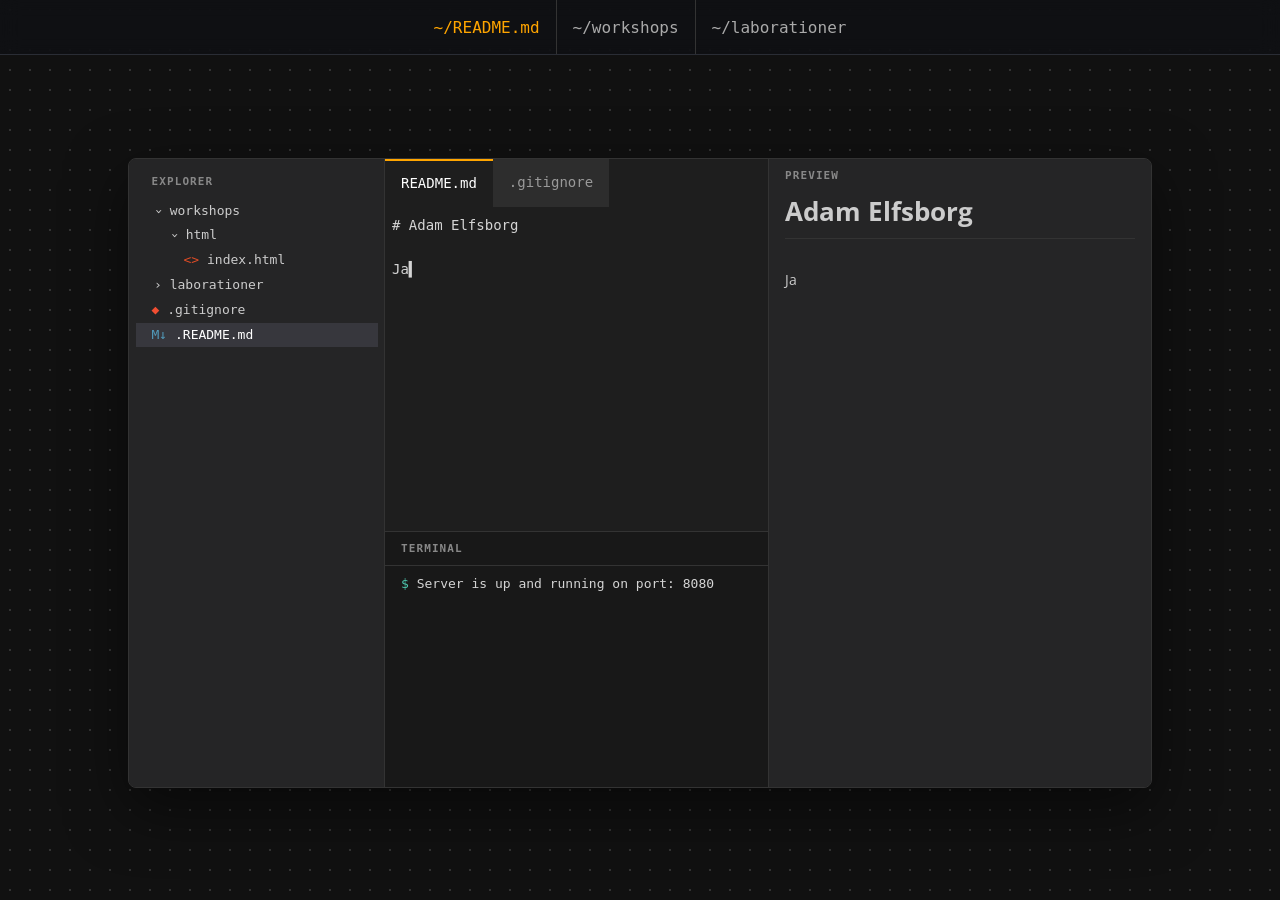
<file: index.html>
<!doctype html>
<html lang="sv">
  <head>
    <meta charset="UTF-8" />
    <meta name="viewport" content="width=device-width, initial-scale=1" />
    <title>Adam Elfsborg</title>
    <link rel="stylesheet" href="./styles.css" />
  </head>
  <body>
    <header>
      <nav>
        <ul>
          <li>
            <a href="/" class="active">~/README.md</a>
          </li>
          <li><a href="/workshops/">~/workshops</a></li>
          <li><a href="modulweb/">~/laborationer</a></li>
        </ul>
      </nav>
    </header>
    <main>
      <section class="hero-section">
        <article class="text-editor" data-text-editor>
          <aside class="text-editor-sidebar" data-text-editor-sidebar>
            <h2>Explorer</h2>
            <details open>
              <summary>workshops</summary>
              <details open>
                <summary>html</summary>
                <a class="file" data-ext="html">index.html</a>
              </details>
            </details>
            <details>
              <summary>laborationer</summary>
              <details data-preview-path="./modulweb/lab1/">
                <summary>lab1</summary>
                <details>
                  <summary>css</summary>
                  <a
                    class="file"
                    data-ext="css"
                    data-preview-type="remote"
                    data-file-path="./modulweb/lab1/css/main.css"
                    >main.css</a
                  >
                  <a
                    class="file"
                    data-ext="css"
                    data-preview-type="remote"
                    data-file-path="./modulweb/lab1/css/variables.css"
                    >variables.css</a
                  >
                </details>
                <details>
                  <summary>js</summary>
                  <a
                    class="file"
                    data-ext="js"
                    data-preview-type="remote"
                    data-file-path="./modulweb/lab1/js/app.js"
                    >app.js</a
                  >
                </details>
                <a
                  class="file"
                  data-ext="html"
                  data-preview-type="remote"
                  data-file-path="./modulweb/lab1/index.html"
                  >index.html</a
                >
              </details>
              <details data-preview-path="./modulweb/lab2/">
                <summary>lab2</summary>
                <details>
                  <summary>css</summary>
                  <a
                    class="file"
                    data-ext="css"
                    data-preview-type="remote"
                    data-file-path="./modulweb/lab2/css/main.css"
                    >main.css</a
                  >
                  <a
                    class="file"
                    data-ext="css"
                    data-preview-type="remote"
                    data-file-path="./modulweb/lab2/css/variables.css"
                    >variables.css</a
                  >
                </details>
                <details>
                  <summary>js</summary>
                  <a
                    class="file"
                    data-ext="js"
                    data-preview-type="remote"
                    data-file-path="./modulweb/lab2/js/app.js"
                    >app.js</a
                  >
                </details>
                <a
                  class="file"
                  data-ext="html"
                  data-preview-type="remote"
                  data-file-path="./modulweb/lab2/index.html"
                  >index.html</a
                >
              </details>
            </details>
            <a
              class="file"
              data-ext="git"
              data-preview-type="file"
              data-file-path=".gitignore"
              >.gitignore</a
            >
            <a
              class="file active"
              data-ext="md"
              data-file-path="./README.md"
              data-preview-type="readme"
              >.README.md</a
            >
          </aside>
          <header class="text-editor-toolbar" data-text-editor-toolbar>
            <nav>
              <ul>
                <li class="active">README.md</li>
                <li>.gitignore</li>
              </ul>
            </nav>
          </header>
          <pre class="text-editor-workspace" data-text-editor-workspace></pre>
          <div
            class="text-editor-preview-wrapper"
            data-text-editor-preview-wrapper
          >
            <div class="text-editor-preview-banner">
              <h2>Preview</h2>
            </div>
            <div class="text-editor-preview" data-text-editor-preview></div>
          </div>
          <footer class="text-editor-drawer">
            <h2>Terminal</h2>
            <ul>
              <li>Server is up and running on port: 8080</li>
            </ul>
          </footer>
        </article>
      </section>
    </main>
    <script src="./script.js"></script>
  </body>
</html>
</file>
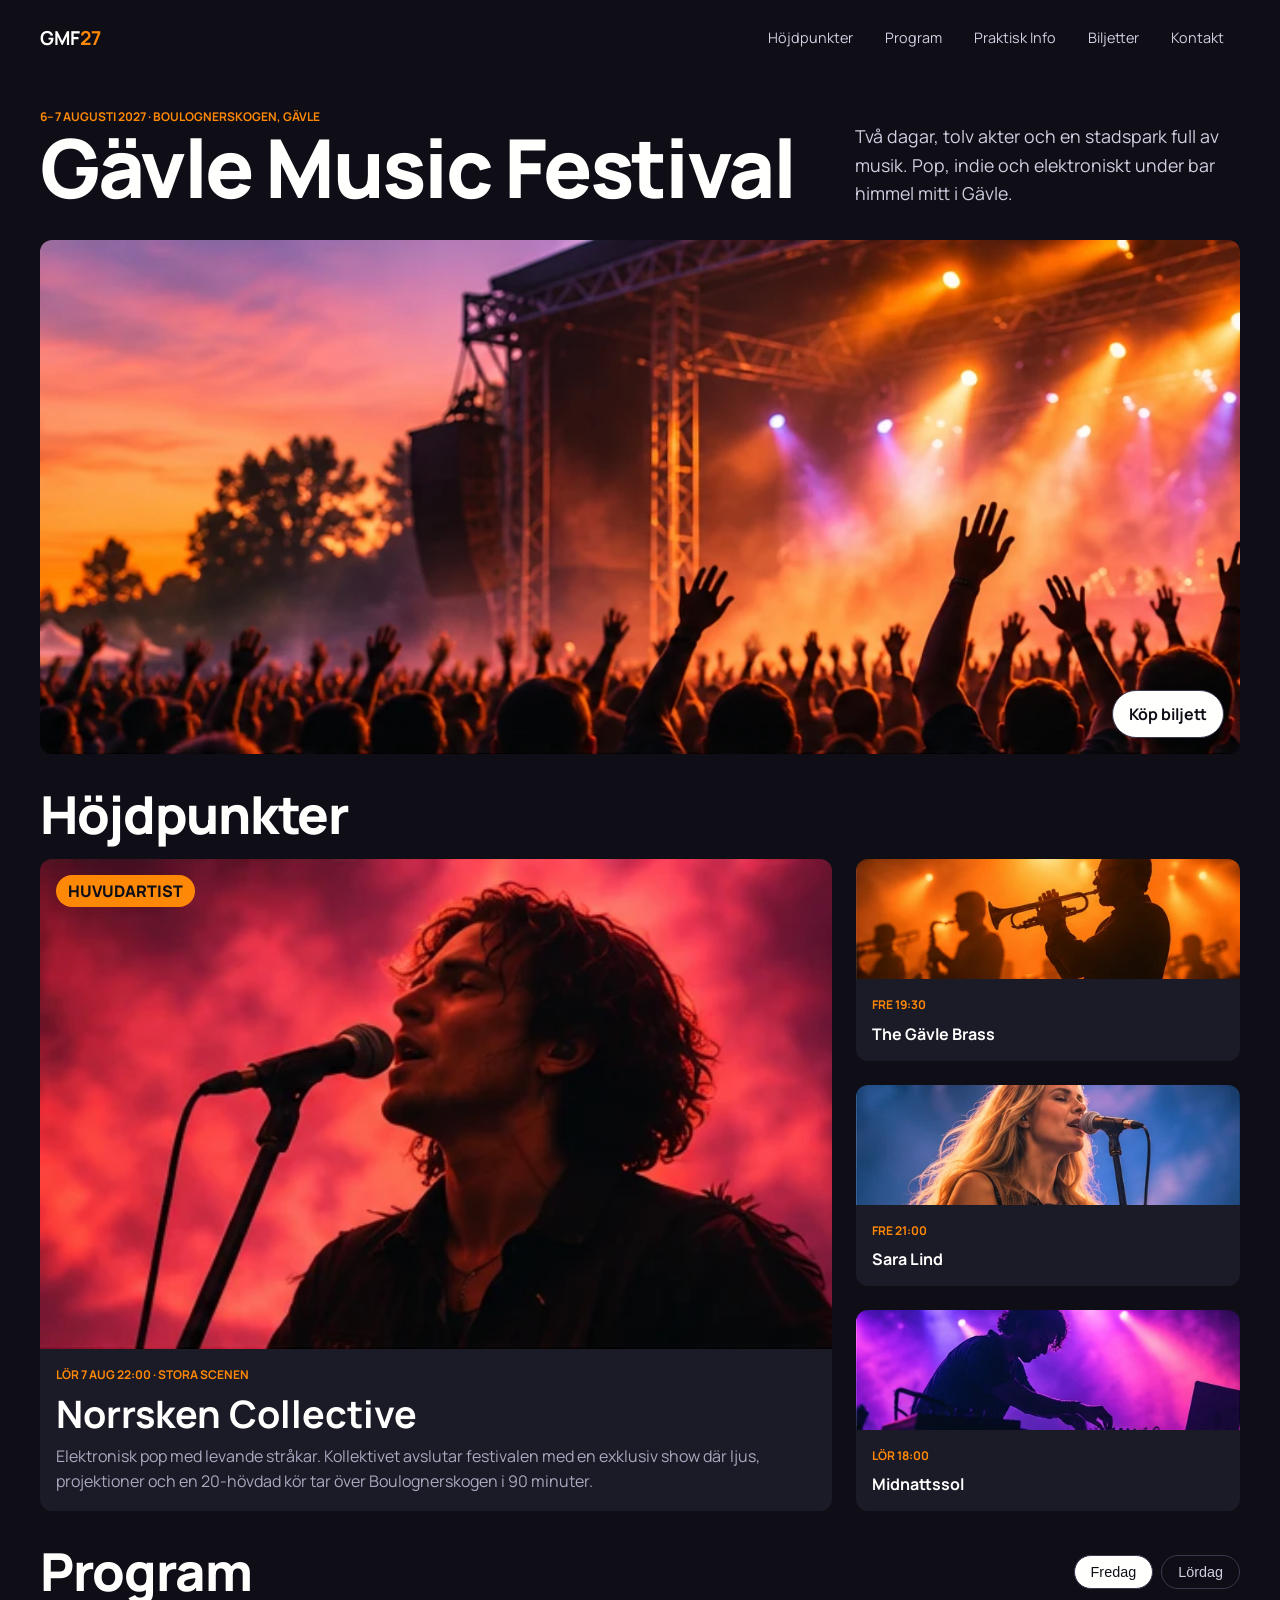
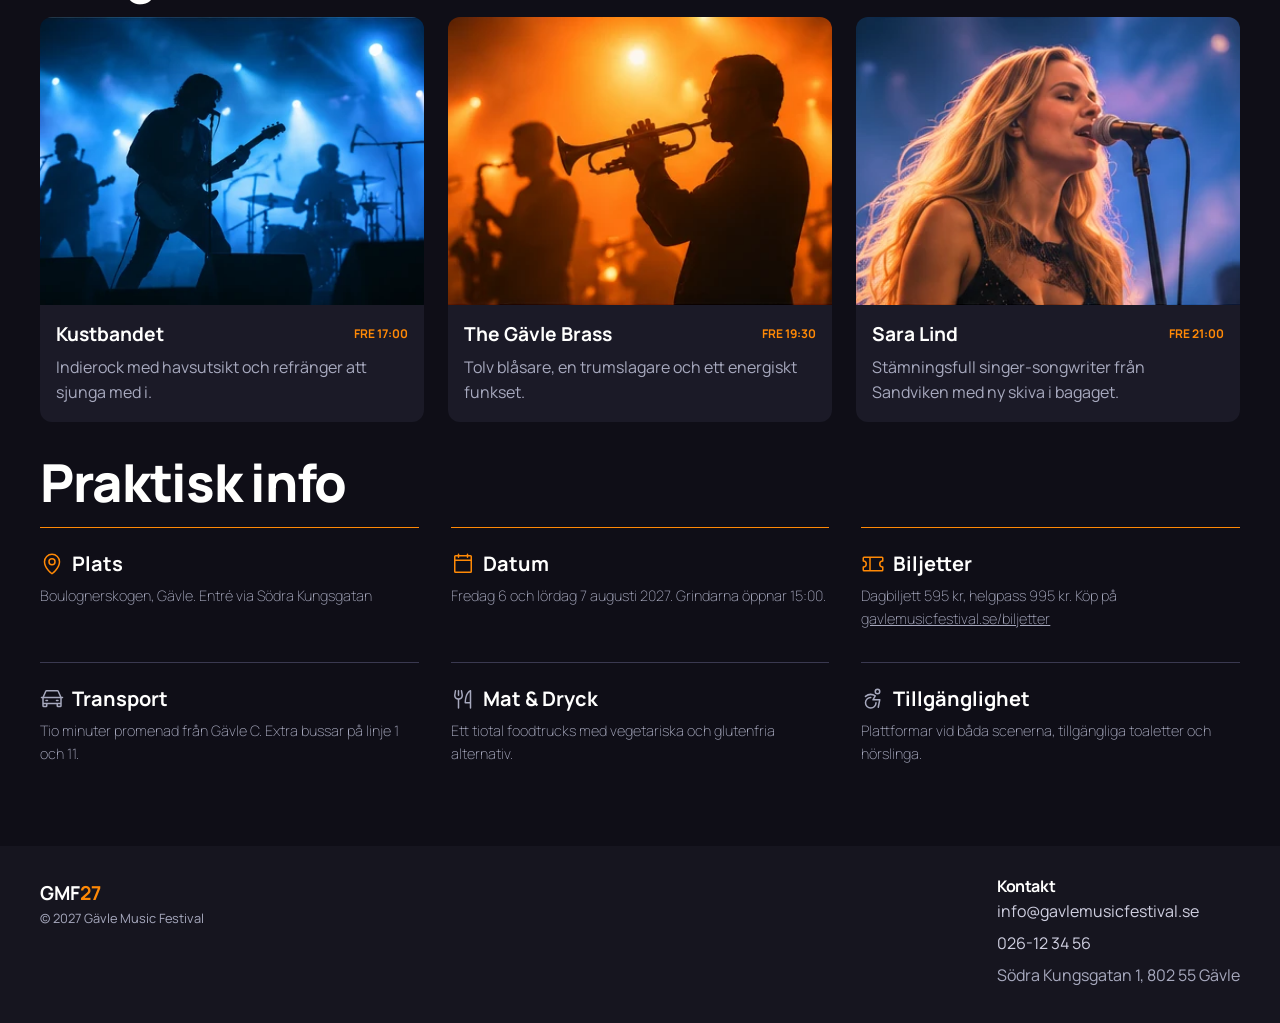
<file: modulweb/lab3/index.html>
<!doctype html>
<html lang="sv">
  <head>
    <meta charset="UTF-8" />
    <meta name="viewport" content="width=device-width, initial-scale=1.0" />
    <title>Gävle Music Festival 2027</title>

    <link rel="stylesheet" href="css/main.css" />
    <script src="js/app.js" defer></script>
  </head>
  <body>
    <header>
      <a class="logo" href="#">GMF<span>27</span></a>
      <button
        class="menu-toggle"
        aria-expanded="true"
        aria-controls="menu"
        aria-label="Meny"
        data-menu-toggle
      >
        <svg
          xmlns="http://www.w3.org/2000/svg"
          fill="currentColor"
          viewBox="0 0 256 256"
          class="icon-open"
          aria-hidden="true"
        >
          <path
            d="M224,128a8,8,0,0,1-8,8H40a8,8,0,0,1,0-16H216A8,8,0,0,1,224,128ZM40,72H216a8,8,0,0,0,0-16H40a8,8,0,0,0,0,16ZM216,184H40a8,8,0,0,0,0,16H216a8,8,0,0,0,0-16Z"
          ></path>
        </svg>
        <svg
          xmlns="http://www.w3.org/2000/svg"
          fill="currentColor"
          viewBox="0 0 256 256"
          class="icon-close"
          aria-hidden="true"
        >
          <path
            d="M205.66,194.34a8,8,0,0,1-11.32,11.32L128,139.31,61.66,205.66a8,8,0,0,1-11.32-11.32L116.69,128,50.34,61.66A8,8,0,0,1,61.66,50.34L128,116.69l66.34-66.35a8,8,0,0,1,11.32,11.32L139.31,128Z"
          ></path>
        </svg>
      </button>
      <nav id="menu" data-menu>
        <ul>
          <li><a href="#hojdpunkter">Höjdpunkter</a></li>
          <li><a href="#program">Program</a></li>
          <li><a href="#info">Praktisk Info</a></li>
          <li>
            <a href="https://www.gavlemusicfestival.se/biljetter">Biljetter</a>
          </li>
          <li><a href="#contact">Kontakt</a></li>
        </ul>
      </nav>
    </header>
    <main>
      <section class="hero-section">
        <div class="hero-intro">
          <div>
            <p class="eyebrow">
              <span class="mobile">
                <time datetime="2027-08-06">6</time>–
                <time datetime="2027-08-07">7 aug 2027</time>
                · Gävle
              </span>
              <span class="desktop">
                <time datetime="2027-08-06">6</time>–
                <time datetime="2027-08-07">7 augusti 2027</time>
                · Boulognerskogen, Gävle
              </span>
            </p>
            <h1 class="title">Gävle Music Festival</h1>
          </div>
          <p class="information">
            Två dagar, tolv akter och en stadspark full av musik. Pop, indie och
            elektroniskt under bar himmel mitt i Gävle.
          </p>
        </div>
        <figure>
          <img
            src="images/hero.webp"
            alt="Publikhav med uppsträckta händer framför en festivalsscen upplyst av orange strålkastare i solnedgången."
          />
          <a class="button" href="https://gavlemusicfestival.se/biljetter"
            >Köp biljett</a
          >
        </figure>
      </section>
      <section class="highlights" id="hojdpunkter">
        <h2>Höjdpunkter</h2>
        <div class="highlights-grid">
          <article class="focus">
            <img
              src="images/norrsken-collective.webp"
              alt="Sångare i Norrsken Collective uppträder vid en mikrofon omgiven av rött scenljus och rök."
            />
            <div>
              <h3>Norrsken Collective</h3>
              <p class="eyebrow">
                <time datetime="2027-08-07T22:00">Lör 7 Aug 22:00</time>
                · Stora Scenen
              </p>
              <p>
                Elektronisk pop med levande stråkar. Kollektivet avslutar
                festivalen med en exklusiv show där ljus, projektioner och en
                20-hövdad kör tar över Boulognerskogen i 90 minuter.
              </p>
            </div>
          </article>
          <article>
            <img
              src="images/the-gavle-brass.webp"
              alt="Blåsorkester uppträder med trumpeter och tromboner i varmt orange scenljus."
            />
            <div>
              <h3>The Gävle Brass</h3>
              <p class="eyebrow">
                <time datetime="2027-08-06T19:30">Fre 19:30</time>
              </p>
            </div>
          </article>
          <article>
            <img
              src="images/sara-lind.webp"
              alt="Sara Lind sjunger i en mikrofon på scen med blå scenbelysning i bakgrunden."
            />
            <div>
              <h3>Sara Lind</h3>
              <p class="eyebrow">
                <time datetime="2027-08-06T21:00">Fre 21:00</time>
              </p>
            </div>
          </article>
          <article>
            <img
              src="images/midnattssol.webp"
              alt="Elektronisk musiker i Midnattssol spelar synthesizer under lila scenbelysning."
            />
            <div>
              <h3>Midnattssol</h3>
              <p class="eyebrow">
                <time datetime="2027-08-07T18:00">Lör 18:00</time>
              </p>
            </div>
          </article>
        </div>
      </section>
      <section class="program" id="program">
        <h2>Program</h2>
        <div class="filter">
          <button aria-pressed="true" data-filter-date="2027-08-06">
            Fredag
          </button>
          <button aria-pressed="false" data-filter-date="2027-08-07">
            Lördag
          </button>
        </div>
        <div class="program-grid">
          <article>
            <img
              src="images/kustbandet.webp"
              alt="Gitarrist i Kustbandet uppträder tillsammans med sitt band under blå strålkastare."
            />
            <div>
              <h3>Kustbandet</h3>
              <p class="eyebrow">
                <time datetime="2027-08-06T17:00">Fre 17:00</time>
              </p>
              <p class="about">
                Indierock med havsutsikt och refränger att sjunga med i.
              </p>
            </div>
          </article>
          <article>
            <img
              src="images/the-gavle-brass.webp"
              alt="Blåsorkester uppträder med trumpeter och tromboner i varmt orange scenljus."
            />
            <div>
              <h3>The Gävle Brass</h3>
              <p class="eyebrow">
                <time datetime="2027-08-06T19:30">Fre 19:30</time>
              </p>
              <p class="about">
                Tolv blåsare, en trumslagare och ett energiskt funkset.
              </p>
            </div>
          </article>
          <article>
            <img
              src="images/sara-lind.webp"
              alt="Sara Lind sjunger i en mikrofon på scen med blå scenbelysning i bakgrunden."
            />
            <div>
              <h3>Sara Lind</h3>
              <p class="eyebrow">
                <time datetime="2027-08-06T21:00">fre 21:00</time>
              </p>
              <p class="about">
                Stämningsfull singer-songwriter från Sandviken med ny skiva i
                bagaget.
              </p>
            </div>
          </article>
          <article>
            <img
              src="images/alvdal.webp"
              alt="Musiker i Älvdal spelar gitarr och sjunger på en scen upplyst av varmt orange ljus."
            />
            <div>
              <h3>Älvdal</h3>
              <p class="eyebrow">
                <time datetime="2027-08-07T16:00">Lör 16:00</time>
              </p>
              <p class="about">
                Folkmusik i ny tappning med nyckelharpa och elektronik.
              </p>
            </div>
          </article>
          <article>
            <img
              src="images/midnattssol.webp"
              alt="Elektronisk musiker i Midnattssol spelar synthesizer under lila scenbelysning."
            />
            <div>
              <h3>Midnattssol</h3>
              <p class="eyebrow">
                <time datetime="2027-08-07T18:00">Lör 18:00</time>
              </p>
              <p class="about">
                Synthpop-duo som blandar 80-tal med nordisk melankoli.
              </p>
            </div>
          </article>
          <article>
            <img
              src="images/norrsken-collective.webp"
              alt="Sångare i Norrsken Collective uppträder vid en mikrofon omgiven av rött scenljus och rök."
            />
            <div>
              <h3>Norrsken Collective</h3>
              <p class="eyebrow">
                <time datetime="2027-08-07T22:00">Lör 22:00</time>
              </p>
              <p class="about">
                Festivalens huvudakt. Elektronisk pop med stråkar och kör.
              </p>
            </div>
          </article>
        </div>
      </section>
      <section class="info" id="info">
        <h2>Praktisk info</h2>
        <div class="info-grid">
          <section>
            <h3>
              <svg
                xmlns="http://www.w3.org/2000/svg"
                fill="currentColor"
                viewBox="0 0 256 256"
                aria-hidden="true"
              >
                <path
                  d="M128,64a40,40,0,1,0,40,40A40,40,0,0,0,128,64Zm0,64a24,24,0,1,1,24-24A24,24,0,0,1,128,128Zm0-112a88.1,88.1,0,0,0-88,88c0,31.4,14.51,64.68,42,96.25a254.19,254.19,0,0,0,41.45,38.3,8,8,0,0,0,9.18,0A254.19,254.19,0,0,0,174,200.25c27.45-31.57,42-64.85,42-96.25A88.1,88.1,0,0,0,128,16Zm0,206c-16.53-13-72-60.75-72-118a72,72,0,0,1,144,0C200,161.23,144.53,209,128,222Z"
                ></path>
              </svg>
              Plats
            </h3>
            <p>Boulognerskogen, Gävle. Entré via Södra Kungsgatan</p>
          </section>
          <section>
            <h3>
              <svg
                xmlns="http://www.w3.org/2000/svg"
                fill="currentColor"
                viewBox="0 0 256 256"
                aria-hidden="true"
              >
                <path
                  d="M208,32H184V24a8,8,0,0,0-16,0v8H88V24a8,8,0,0,0-16,0v8H48A16,16,0,0,0,32,48V208a16,16,0,0,0,16,16H208a16,16,0,0,0,16-16V48A16,16,0,0,0,208,32ZM72,48v8a8,8,0,0,0,16,0V48h80v8a8,8,0,0,0,16,0V48h24V80H48V48ZM208,208H48V96H208V208Z"
                ></path>
              </svg>
              Datum
            </h3>
            <p>
              <time datetime="2027-08-06">Fredag 6</time> och
              <time datetime="2027-08-07">lördag 7 augusti 2027</time>.
              <span
                >Grindarna öppnar <time datetime="15:00">15:00</time>.
              </span>
            </p>
          </section>
          <section>
            <h3>
              <svg
                xmlns="http://www.w3.org/2000/svg"
                fill="currentColor"
                viewBox="0 0 256 256"
                aria-hidden="true"
              >
                <path
                  d="M232,104a8,8,0,0,0,8-8V64a16,16,0,0,0-16-16H32A16,16,0,0,0,16,64V96a8,8,0,0,0,8,8,24,24,0,0,1,0,48,8,8,0,0,0-8,8v32a16,16,0,0,0,16,16H224a16,16,0,0,0,16-16V160a8,8,0,0,0-8-8,24,24,0,0,1,0-48ZM32,167.2a40,40,0,0,0,0-78.4V64H88V192H32Zm192,0V192H104V64H224V88.8a40,40,0,0,0,0,78.4Z"
                ></path>
              </svg>
              Biljetter
            </h3>
            <p>
              Dagbiljett 595 kr, helgpass 995 kr. Köp på
              <a href="https://gavlemusicfestival.se/biljetter"
                >gavlemusicfestival.se/biljetter</a
              >
            </p>
          </section>
          <section>
            <h3>
              <svg
                xmlns="http://www.w3.org/2000/svg"
                fill="currentColor"
                viewBox="0 0 256 256"
                aria-hidden="true"
              >
                <path
                  d="M240,104H229.2L201.42,41.5A16,16,0,0,0,186.8,32H69.2a16,16,0,0,0-14.62,9.5L26.8,104H16a8,8,0,0,0,0,16h8v80a16,16,0,0,0,16,16H64a16,16,0,0,0,16-16V184h96v16a16,16,0,0,0,16,16h24a16,16,0,0,0,16-16V120h8a8,8,0,0,0,0-16ZM69.2,48H186.8l24.89,56H44.31ZM64,200H40V184H64Zm128,0V184h24v16Zm24-32H40V120H216ZM56,144a8,8,0,0,1,8-8H80a8,8,0,0,1,0,16H64A8,8,0,0,1,56,144Zm112,0a8,8,0,0,1,8-8h16a8,8,0,0,1,0,16H176A8,8,0,0,1,168,144Z"
                ></path>
              </svg>
              Transport
            </h3>
            <p>
              Tio minuter promenad från Gävle C. Extra bussar på linje 1 och 11.
            </p>
          </section>
          <section>
            <h3>
              <svg
                xmlns="http://www.w3.org/2000/svg"
                fill="currentColor"
                viewBox="0 0 256 256"
                aria-hidden="true"
              >
                <path
                  d="M72,88V40a8,8,0,0,1,16,0V88a8,8,0,0,1-16,0ZM216,40V224a8,8,0,0,1-16,0V176H152a8,8,0,0,1-8-8,268.75,268.75,0,0,1,7.22-56.88c9.78-40.49,28.32-67.63,53.63-78.47A8,8,0,0,1,216,40ZM200,53.9c-32.17,24.57-38.47,84.42-39.7,106.1H200ZM119.89,38.69a8,8,0,1,0-15.78,2.63L112,88.63a32,32,0,0,1-64,0l7.88-47.31a8,8,0,1,0-15.78-2.63l-8,48A8.17,8.17,0,0,0,32,88a48.07,48.07,0,0,0,40,47.32V224a8,8,0,0,0,16,0V135.32A48.07,48.07,0,0,0,128,88a8.17,8.17,0,0,0-.11-1.31Z"
                ></path>
              </svg>
              Mat & Dryck
            </h3>
            <p>
              Ett tiotal foodtrucks med vegetariska och glutenfria alternativ.
            </p>
          </section>
          <section>
            <h3>
              <svg
                xmlns="http://www.w3.org/2000/svg"
                fill="currentColor"
                viewBox="0 0 256 256"
                aria-hidden="true"
              >
                <path
                  d="M176,80a32,32,0,1,0-32-32A32,32,0,0,0,176,80Zm0-48a16,16,0,1,1-16,16A16,16,0,0,1,176,32Zm-8,136a64,64,0,1,1-64-64,8,8,0,0,1,0,16,48,48,0,1,0,48,48,8,8,0,0,1,16,0Zm38.19-37.07a8,8,0,0,1,1.65,6.64l-16,80A8,8,0,0,1,184,224a7.77,7.77,0,0,1-1.58-.16,8,8,0,0,1-6.27-9.41L190.24,144H128a8,8,0,0,1-6.94-12l20.06-34.9a80.09,80.09,0,0,0-88,9.17A8,8,0,1,1,42.91,94a96,96,0,0,1,113.46-6.42,8,8,0,0,1,2.57,10.69L141.82,128H200A8,8,0,0,1,206.19,130.93Z"
                ></path>
              </svg>
              Tillgänglighet
            </h3>
            <p>
              Plattformar vid båda scenerna, tillgängliga toaletter och
              hörslinga.
            </p>
          </section>
        </div>
      </section>
    </main>
    <footer id="contact">
      <div class="company">
        <p class="logo">GMF<span>27</span></p>
        <p class="copyright">&copy; 2027 Gävle Music Festival</p>
      </div>
      <div class="contact">
        <h2>Kontakt</h2>
        <address>
          <a href="mailto:info@gavlemusicfestival.se"
            >info@gavlemusicfestival.se</a
          ><br />
          <a href="tel:+4626123456">026-12 34 56</a><br />
          Södra Kungsgatan 1, 802 55 Gävle
        </address>
      </div>
    </footer>
  </body>
</html>
</file>
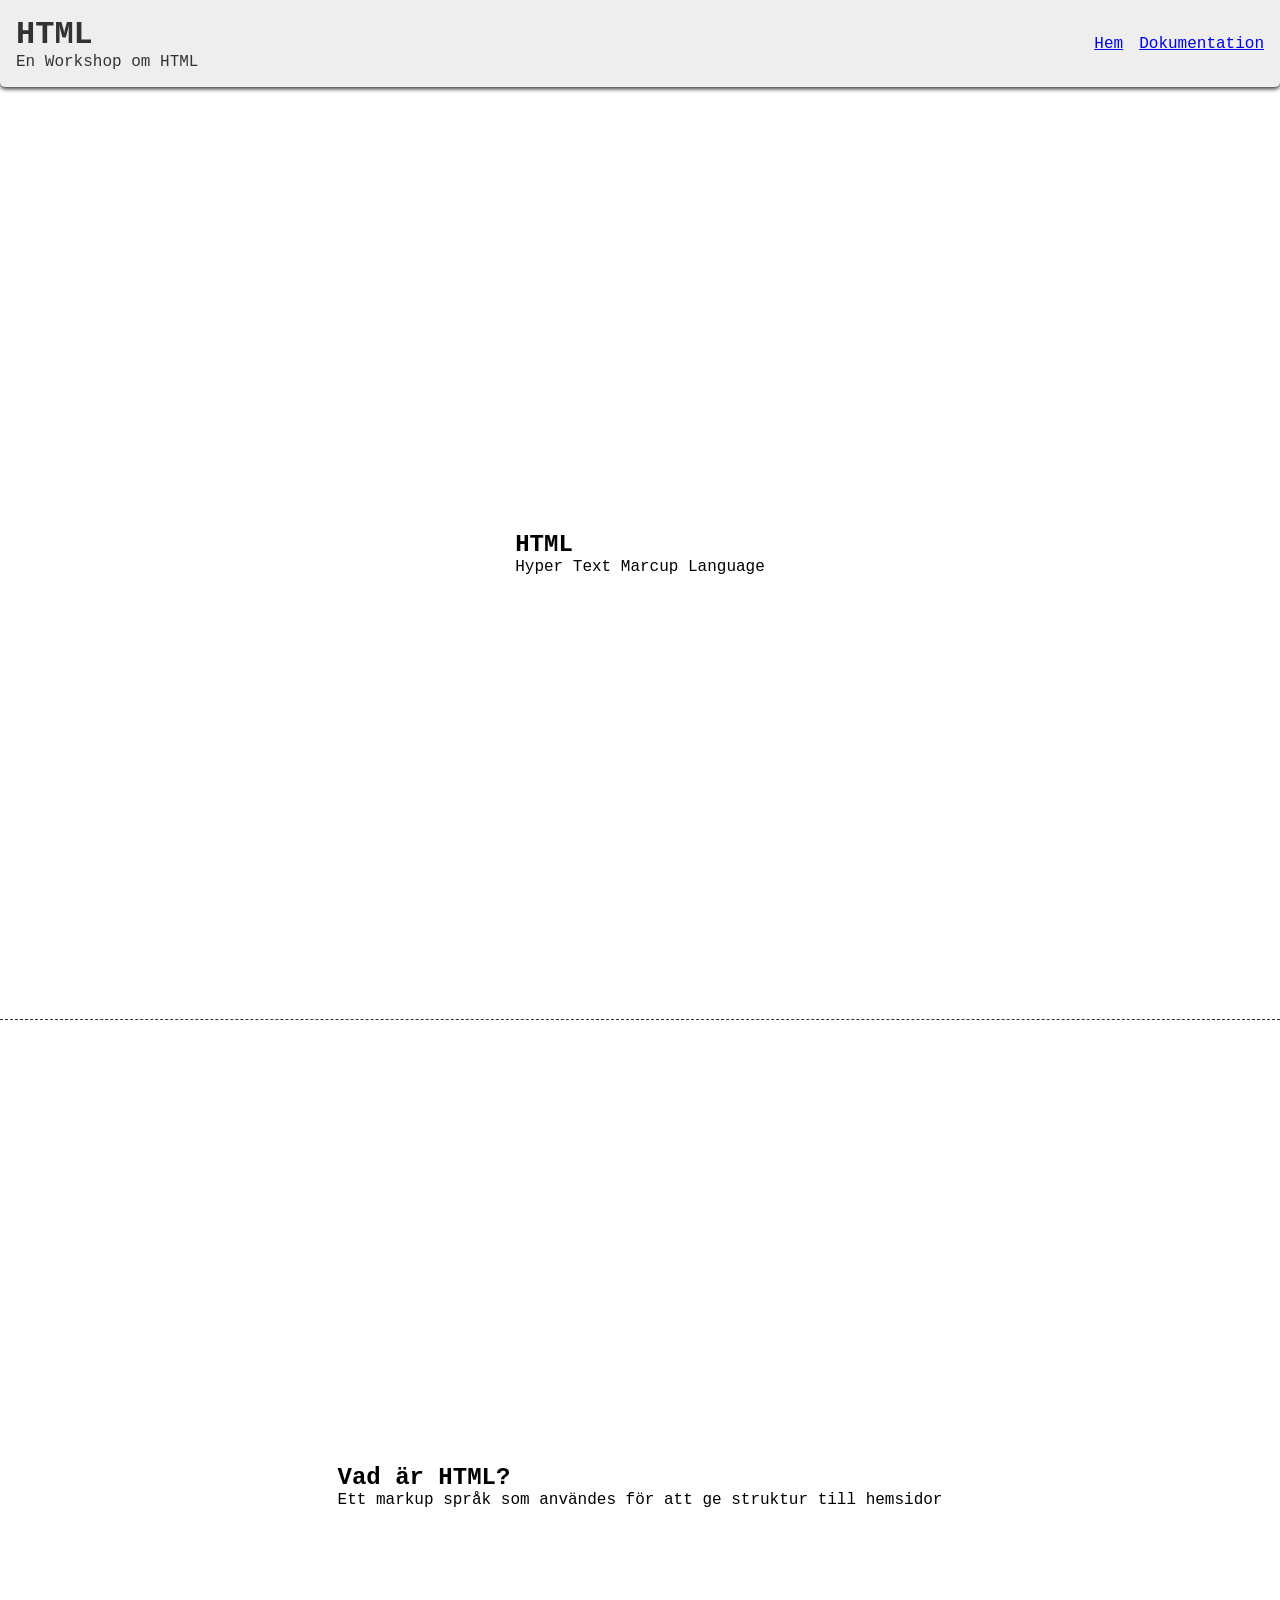
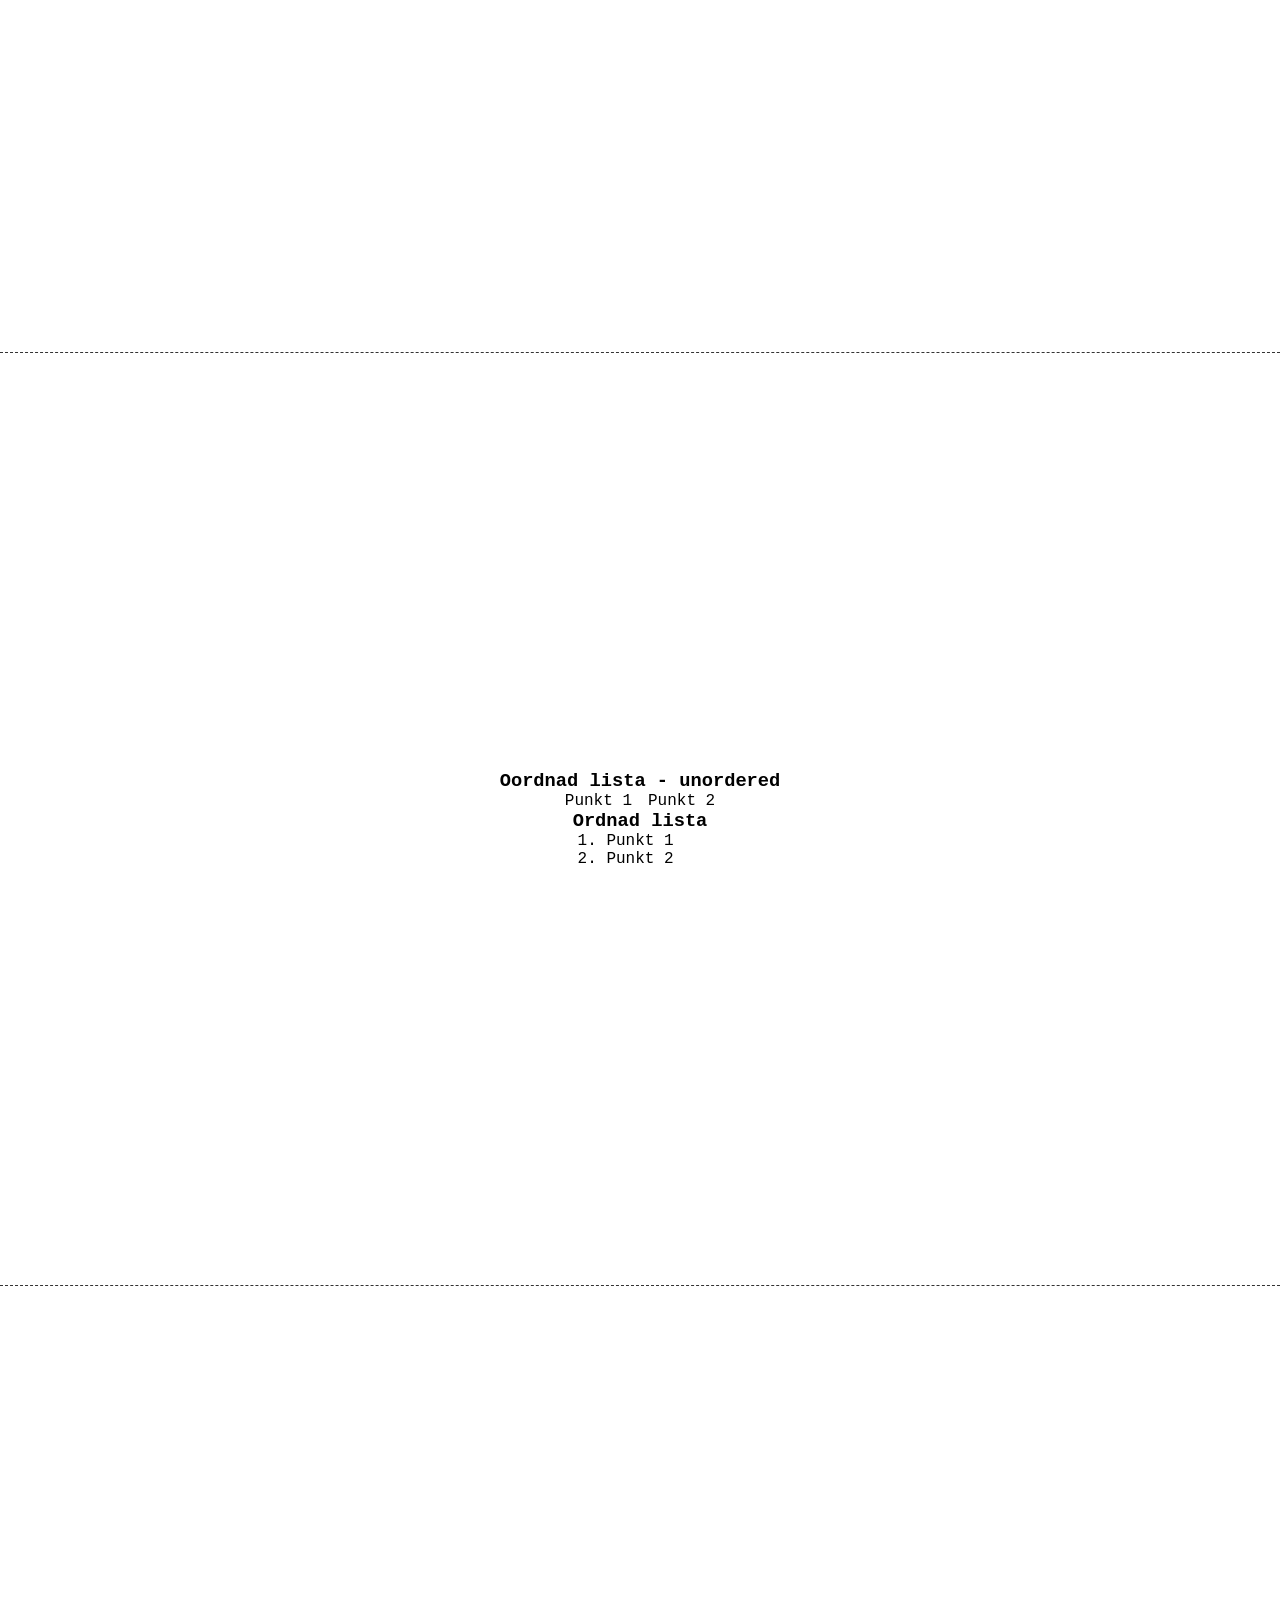
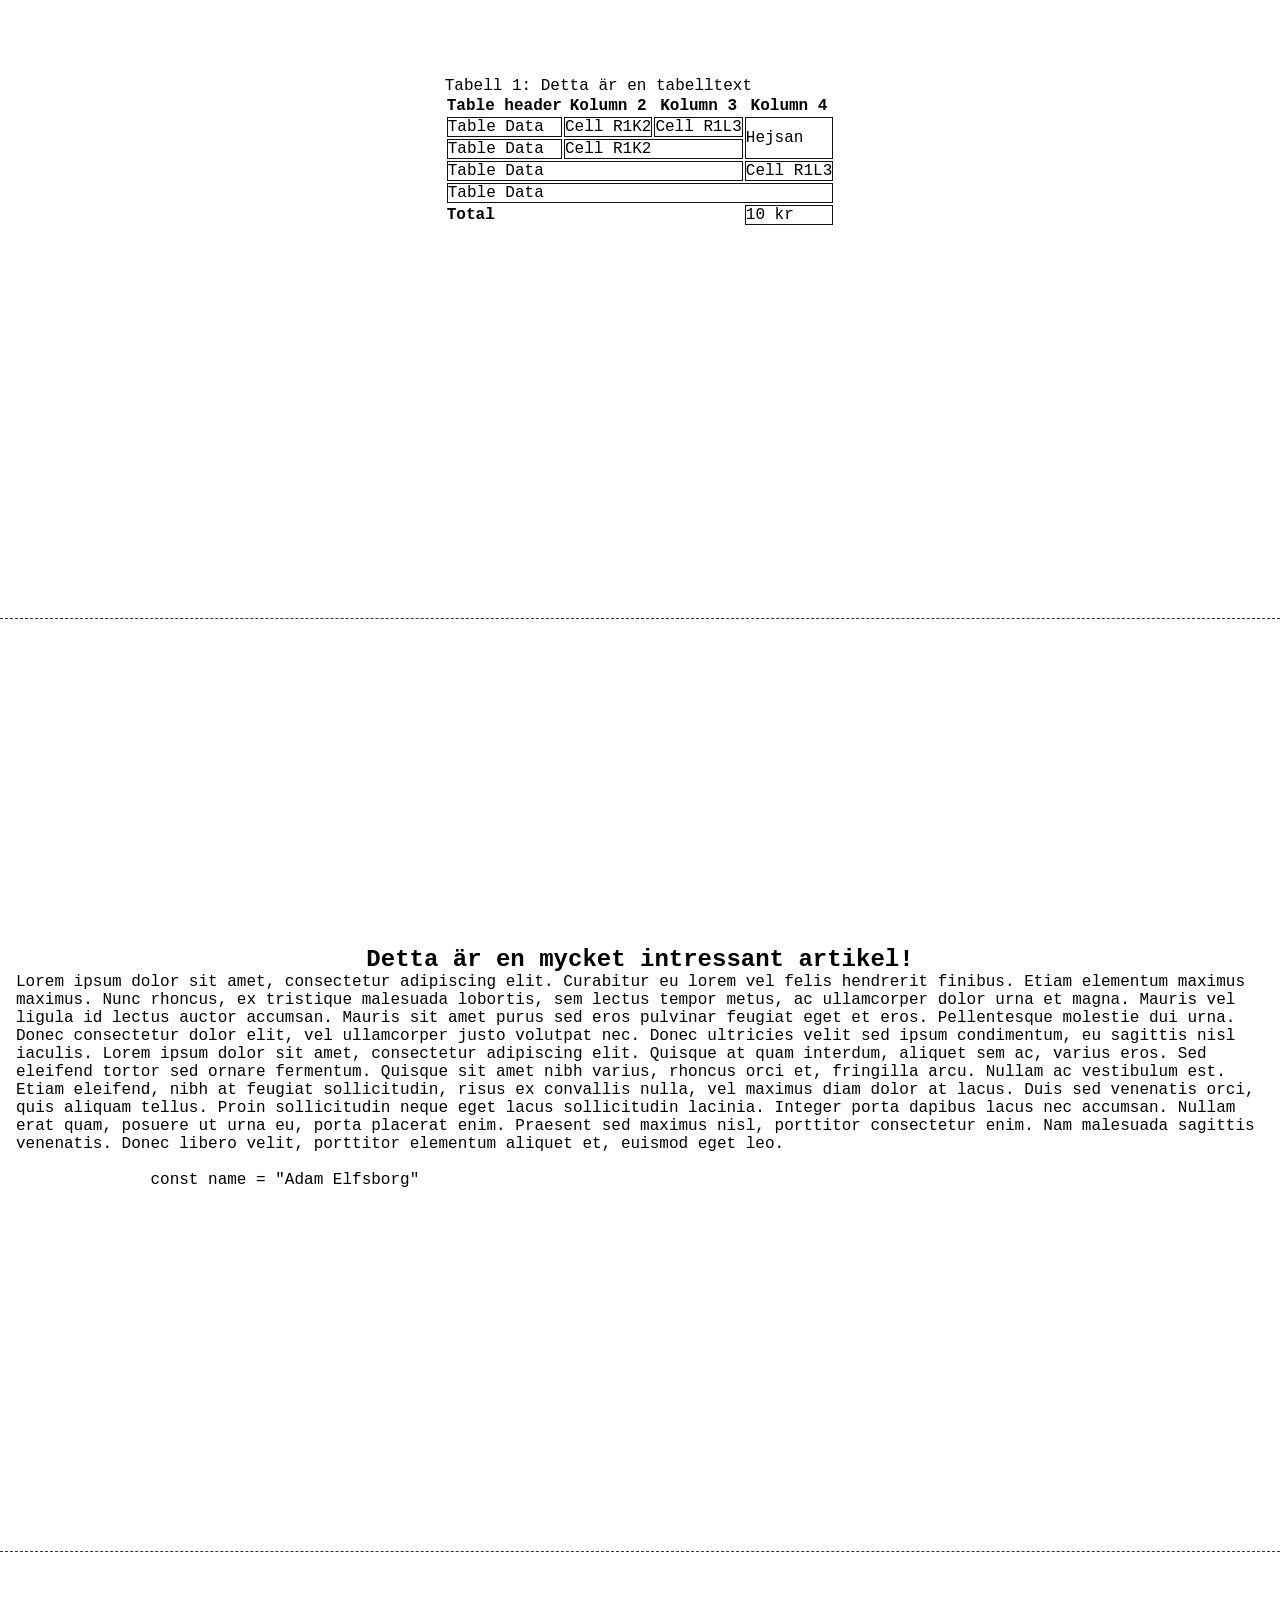
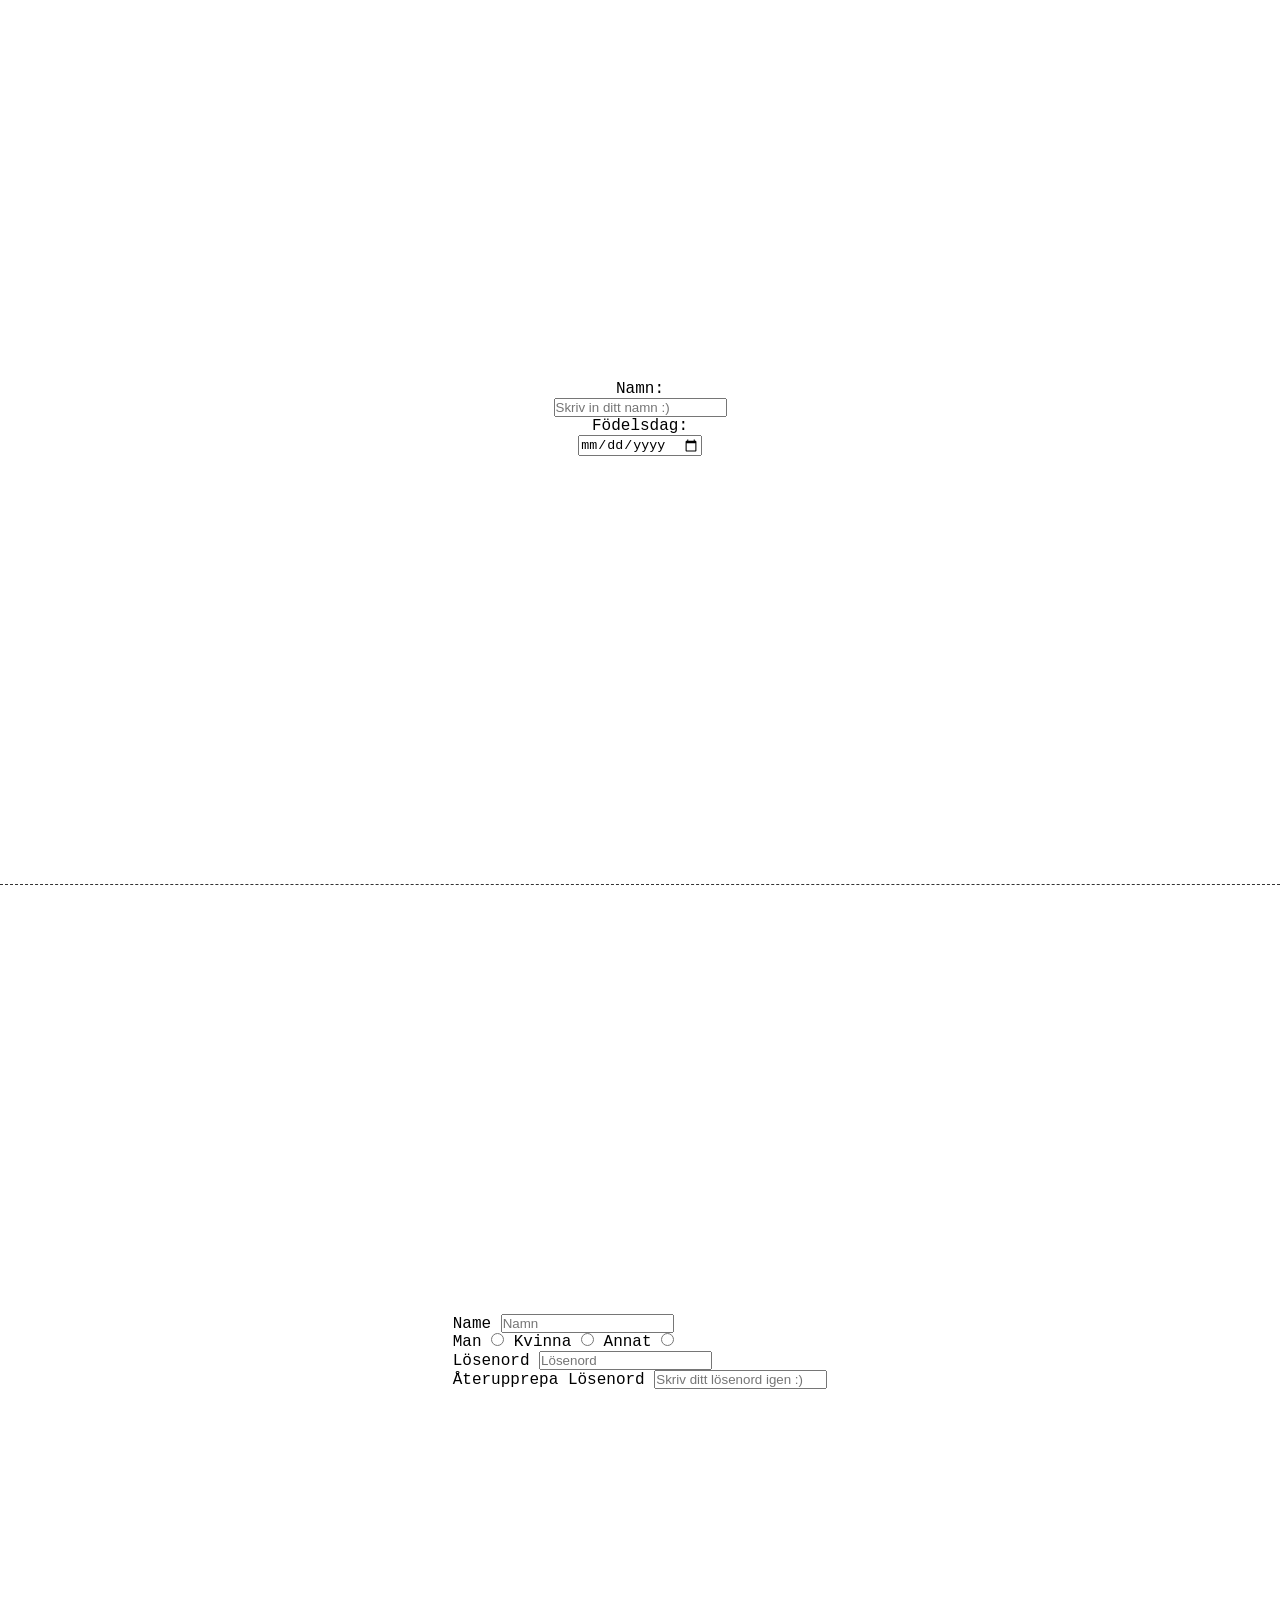
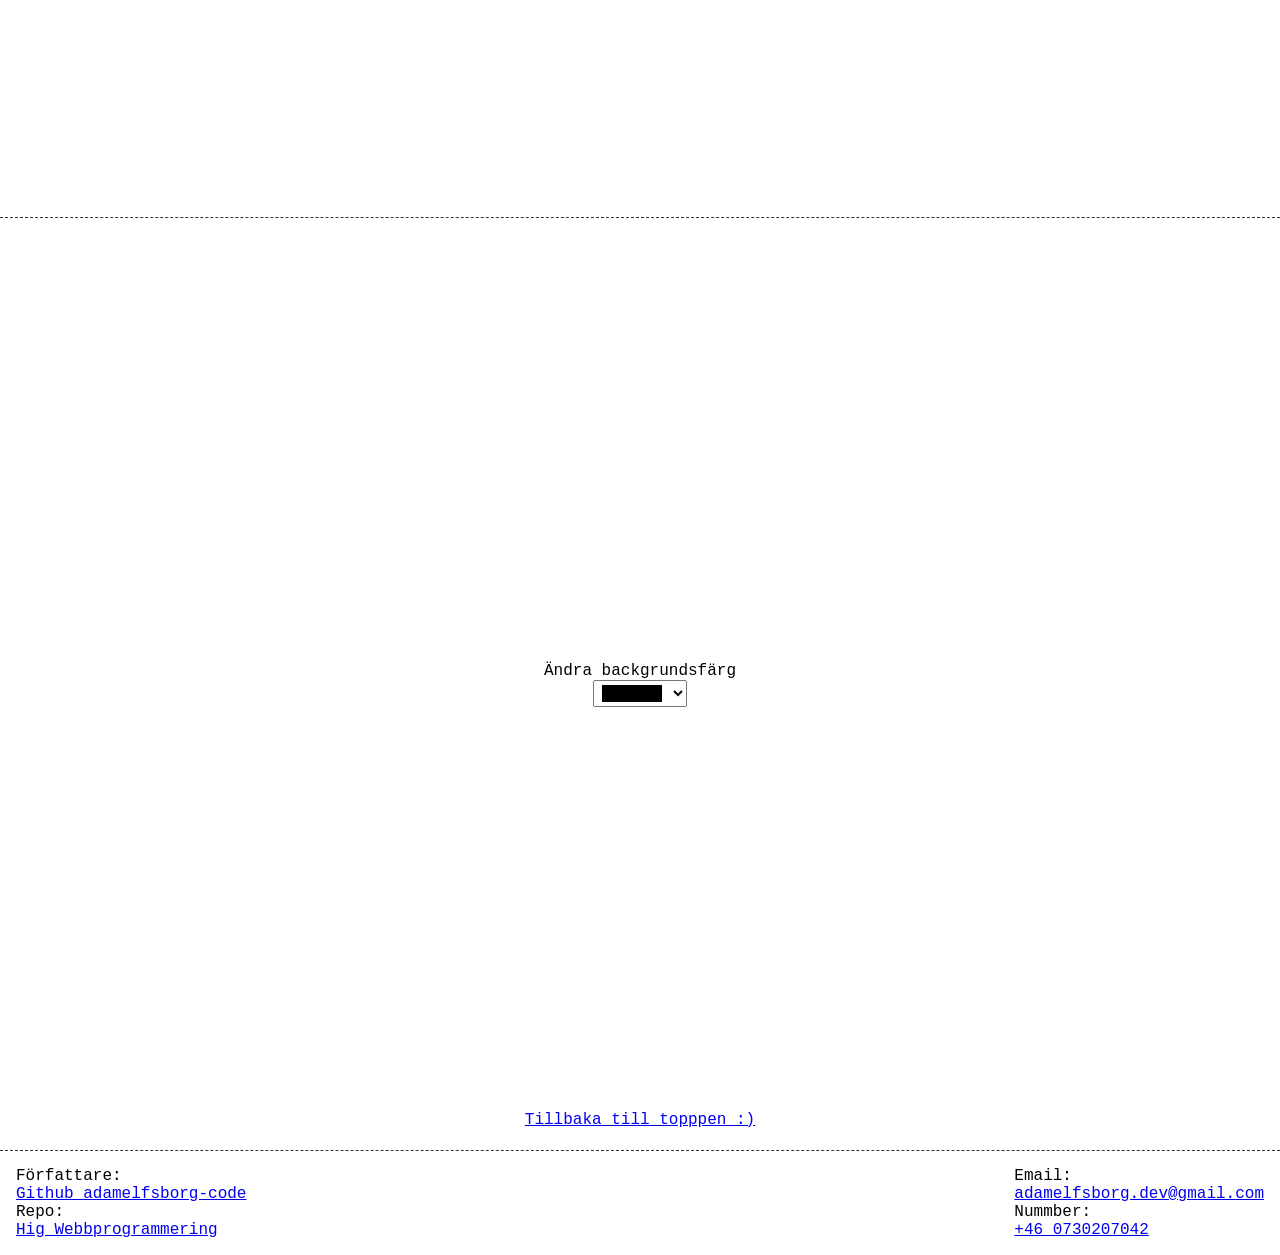
<file: workshop/html/index.html>
<!doctype html>
<html lang="sv">
  <head>
    <meta charset="UTF-8" />
    <title>HTML</title>
    <style>
      * {
        margin: 0;
        padding: 0;
      }
      body {
        font-family: "Courier New", serif;
      }

      pre,
      code {
        font-family: "Courier New", serif;
      }

      td {
        border: 1px solid #111;
      }

      header {
        position: sticky;
        top: 0px;
        background-color: #eee;
        color: #333;
        border-radius: 0 0 5px 5px;
        padding: 1rem;
        box-shadow: 0 2px 4px 0px #333;

        display: flex;
        align-items: center;
        justify-content: space-between;
      }

      ul {
        display: flex;
        gap: 1rem;
        list-style: none;
      }

      section {
        height: 100vh;
        border-bottom: 1px dashed #333;
        display: flex;
        justify-content: center;
        align-items: center;
        flex-direction: column;
        padding: 1rem;
      }

      footer {
        display: flex;
        justify-content: center;
        align-items: center;
        flex-direction: column;
        gap: 1rem;
        padding: 1rem;
        position: relative;
      }

      footer > .back-to-top {
        position: absolute;
        right: 50%;
        top: -20px;
        transform: translate(50%, -20px);
      }
    </style>
  </head>
  <body>
    <header style="">
      <hgroup>
        <h1>HTML</h1>
        <p>En Workshop om HTML</p>
      </hgroup>

      <nav>
        <ul>
          <li><a href="#" title="Hem">Hem</a></li>
          <li>
            <a
              href="https://html.spec.whatwg.org/multipage/"
              target="_blank"
              title="HTML Spec Whatwg"
              >Dokumentation</a
            >
          </li>
        </ul>
      </nav>
    </header>
    <main>
      <!-- Semantiska element -->
      <section>
        <hgroup>
          <h2>HTML</h2>
          <p>Hyper Text Marcup Language</p>
        </hgroup>
      </section>
      <section>
        <hgroup>
          <h2>Vad är HTML?</h2>
          <p>Ett markup språk som användes för att ge struktur till hemsidor</p>
        </hgroup>
      </section>
      <section>
        <h3>Oordnad lista - unordered</h3>
        <ul>
          <li>Punkt 1</li>
          <li>Punkt 2</li>
        </ul>
        <h3>Ordnad lista</h3>
        <ol>
          <li>Punkt 1</li>
          <li>Punkt 2</li>
        </ol>
      </section>
      <section>
        <table>
          <caption style="text-align: left">
            <p>Tabell 1: Detta är en tabelltext</p>
          </caption>
          <thead>
            <tr>
              <th>Table header</th>
              <th>Kolumn 2</th>
              <th>Kolumn 3</th>
              <th>Kolumn 4</th>
            </tr>
          </thead>
          <tbody>
            <tr>
              <td>Table Data</td>
              <td>Cell R1K2</td>
              <td>Cell R1L3</td>
              <td rowspan="2">Hejsan</td>
            </tr>
            <tr>
              <td>Table Data</td>
              <td colspan="2">Cell R1K2</td>
            </tr>
            <tr>
              <td colspan="3">Table Data</td>
              <td>Cell R1L3</td>
            </tr>
            <tr>
              <td colspan="4">Table Data</td>
            </tr>
          </tbody>
          <tfoot>
            <tr>
              <th colspan="3" style="text-align: left">Total</th>
              <td>10 kr</td>
            </tr>
          </tfoot>
        </table>
      </section>
      <section>
        <h2>Detta är en mycket intressant artikel!</h2>
        <article>
          Lorem ipsum dolor sit amet, consectetur adipiscing elit. Curabitur eu
          lorem vel felis hendrerit finibus. Etiam elementum maximus maximus.
          Nunc rhoncus, ex tristique malesuada lobortis, sem lectus tempor
          metus, ac ullamcorper dolor urna et magna. Mauris vel ligula id lectus
          auctor accumsan. Mauris sit amet purus sed eros pulvinar feugiat eget
          et eros. Pellentesque molestie dui urna. Donec consectetur dolor elit,
          vel ullamcorper justo volutpat nec. Donec ultricies velit sed ipsum
          condimentum, eu sagittis nisl iaculis. Lorem ipsum dolor sit amet,
          consectetur adipiscing elit. Quisque at quam interdum, aliquet sem ac,
          varius eros. Sed eleifend tortor sed ornare fermentum. Quisque sit
          amet nibh varius, rhoncus orci et, fringilla arcu. Nullam ac
          vestibulum est. Etiam eleifend, nibh at feugiat sollicitudin, risus ex
          convallis nulla, vel maximus diam dolor at lacus. Duis sed venenatis
          orci, quis aliquam tellus. Proin sollicitudin neque eget lacus
          sollicitudin lacinia. Integer porta dapibus lacus nec accumsan. Nullam
          erat quam, posuere ut urna eu, porta placerat enim. Praesent sed
          maximus nisl, porttitor consectetur enim. Nam malesuada sagittis
          venenatis. Donec libero velit, porttitor elementum aliquet et, euismod
          eget leo.

          <pre>
            <code>
              const name = "Adam Elfsborg"
            </code>
					</pre>
        </article>
      </section>

      <section>
        <label for="namn">Namn:</label>
        <input
          type="text"
          id="namn"
          name="namn"
          placeholder="Skriv in ditt namn :)"
        />
        <label for="födelsedag">Födelsdag: </label>
        <input type="date" name="födelsedag" />
      </section>

      <section id="form">
        <form name="my-form" id="my-form" action="/skicka" method="POST">
          <label for="name">Name</label>
          <input type="text" name="name" placeholder="Namn" />
          <div>
            <label for="man">Man</label>
            <input type="radio" name="kön" id="man" value="Man" />
            <label for="woman">Kvinna</label>
            <input type="radio" name="kön" id="woman" value="Kvinna" />
            <label for="other">Annat</label>
            <input type="radio" name="kön" id="other" value="Annat" />
          </div>
          <div>
            <label for="password">Lösenord</label>
            <input type="password" name="password" placeholder="Lösenord" />
            <br />
            <label for="password">Återupprepa Lösenord</label>
            <input
              type="password"
              name="re-password"
              placeholder="Skriv ditt lösenord igen :)"
            />
          </div>
        </form>
      </section>

      <section id="bg">
        <label style="text-align: center">
          <p>Ändra backgrundsfärg</p>
          <input name="färger" list="färger" type="color" />
          <datalist id="färger">
            <option value="#e1ff00" />
            <option value="#00ff9d" />
            <option value="#ffffff" />
          </datalist>
        </label>
      </section>
    </main>
    <footer>
      <div style="display: flex; justify-content: space-between; width: 100%">
        <dl>
          <dt>Författare:</dt>
          <dd>
            <a href="https://github.com/adamelfsborg-code"
              >Github adamelfsborg-code</a
            >
          </dd>
          <dd />
          <dt>Repo:</dt>
          <dd>
            <a
              href="https://github.com/adamelfsborg-code/hig_webbprogrammering/"
              >Hig Webbprogrammering</a
            >
          </dd>
        </dl>

        <dl>
          <dt>Email:</dt>
          <dd>
            <a href="https://github.com/adamelfsborg-code"
              >adamelfsborg.dev@gmail.com</a
            >
          </dd>
          <dd />
          <dt>Nummber:</dt>
          <dd>
            <a
              href="https://github.com/adamelfsborg-code/hig_webbprogrammering/"
              >+46 0730207042</a
            >
          </dd>
        </dl>
      </div>
      <a href="#" class="back-to-top">Tillbaka till topppen :)</a>
    </footer>
  </body>
  <script></script>
  <script rel="script" src="./script.js"></script>
</html>
</file>
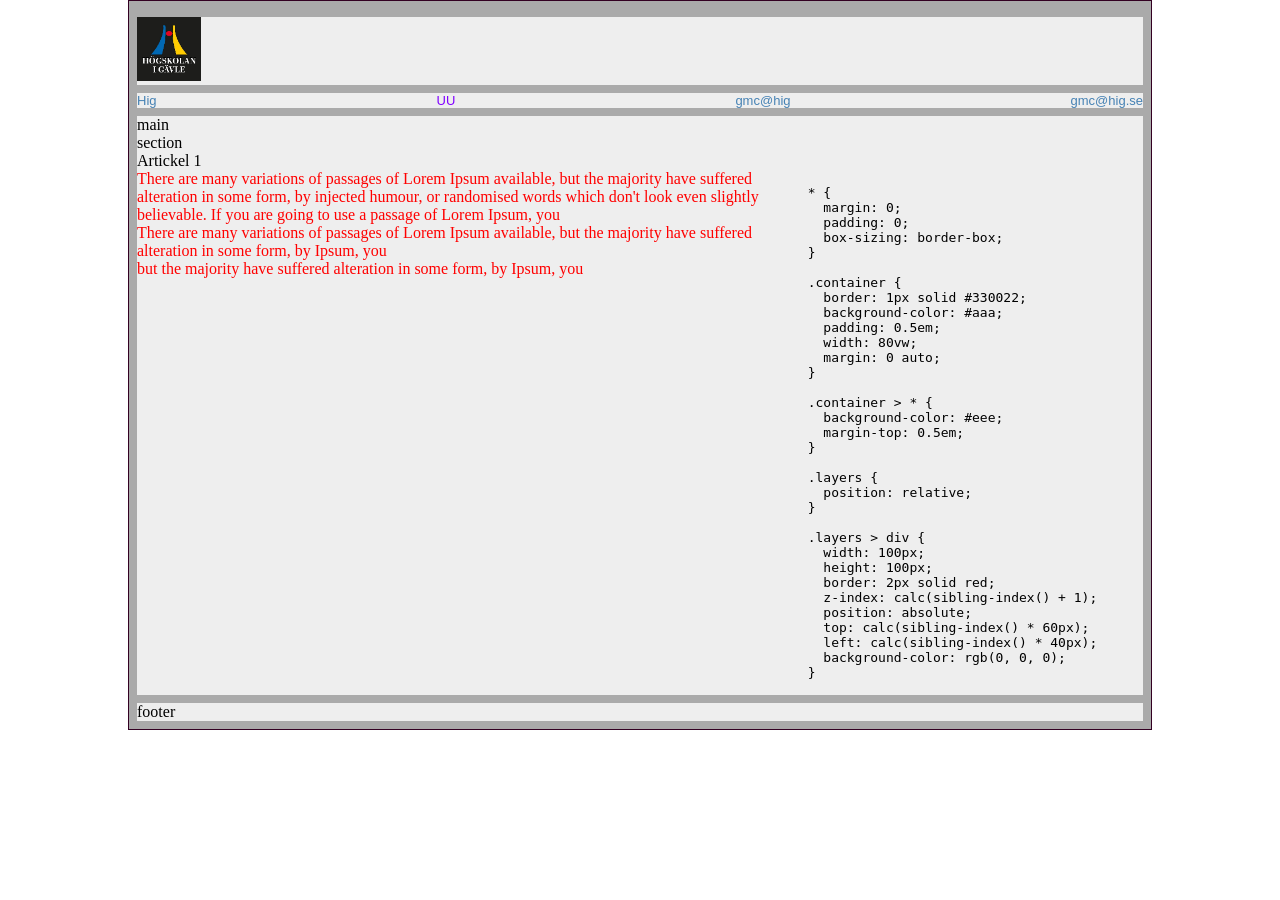
<file: workshops/css/index.html>
<!doctype html>
<html lang="sv">
  <head>
    <meta charset="UTF-8" />
    <meta name="viewport" content="width=device-width, initial-scale=1.0" />
    <link rel="stylesheet" href="./styles.css" />
    <title>Workshop - CSS</title>
  </head>
  <body>
    <div class="container">
      <header>
        <img src="./hig-logo.png" alt="logo" />
      </header>
      <nav>
        <a href="https://www.hig.se" target="_blank">Hig</a>
        <a href="" target="_blank">UU</a>
        <a href="https://www.hig.se" target="_blank">gmc@hig</a>
        <a href="https://gmcathig.se" target="_blank">gmc@hig.se</a>
      </nav>
      <main>
        main
        <section>
          section
          <article>Artickel 1</article>
          <article>
            <div>
              <p>
                There are many variations of passages of Lorem Ipsum available,
                but the majority have suffered alteration in some form, by
                injected humour, or randomised words which don't look even
                slightly believable. If you are going to use a passage of Lorem
                Ipsum, you
              </p>
              <p>
                There are many variations of passages of Lorem Ipsum available,
                but the majority have suffered alteration in some form, by
                Ipsum, you
              </p>

              <div class="james-mosley">
                <p>
                  but the majority have suffered alteration in some form, by
                  Ipsum, you
                </p>
              </div>
            </div>
            <div>
              <pre>

* {
  margin: 0;
  padding: 0;
  box-sizing: border-box;
}

.container {
  border: 1px solid #330022;
  background-color: #aaa;
  padding: 0.5em;
  width: 80vw;
  margin: 0 auto;
}

.container > * {
  background-color: #eee;
  margin-top: 0.5em;
}
              </pre>
            </div>
            <div class="layers">
              <div></div>
              <div></div>
              <div></div>
              <div></div>
              <div></div>
              <div></div>
              <div></div>
              <div></div>
              <div></div>
            </div>
            <div>
              <pre>
.layers {
  position: relative;
}

.layers > div {
  width: 100px;
  height: 100px;
  border: 2px solid red;
  z-index: calc(sibling-index() + 1);
  position: absolute;
  top: calc(sibling-index() * 60px);
  left: calc(sibling-index() * 40px);
  background-color: rgb(0, 0, 0);
}
              </pre>
            </div>
          </article>
        </section>
      </main>
      <footer>footer</footer>
    </div>
  </body>
</html>
</file>
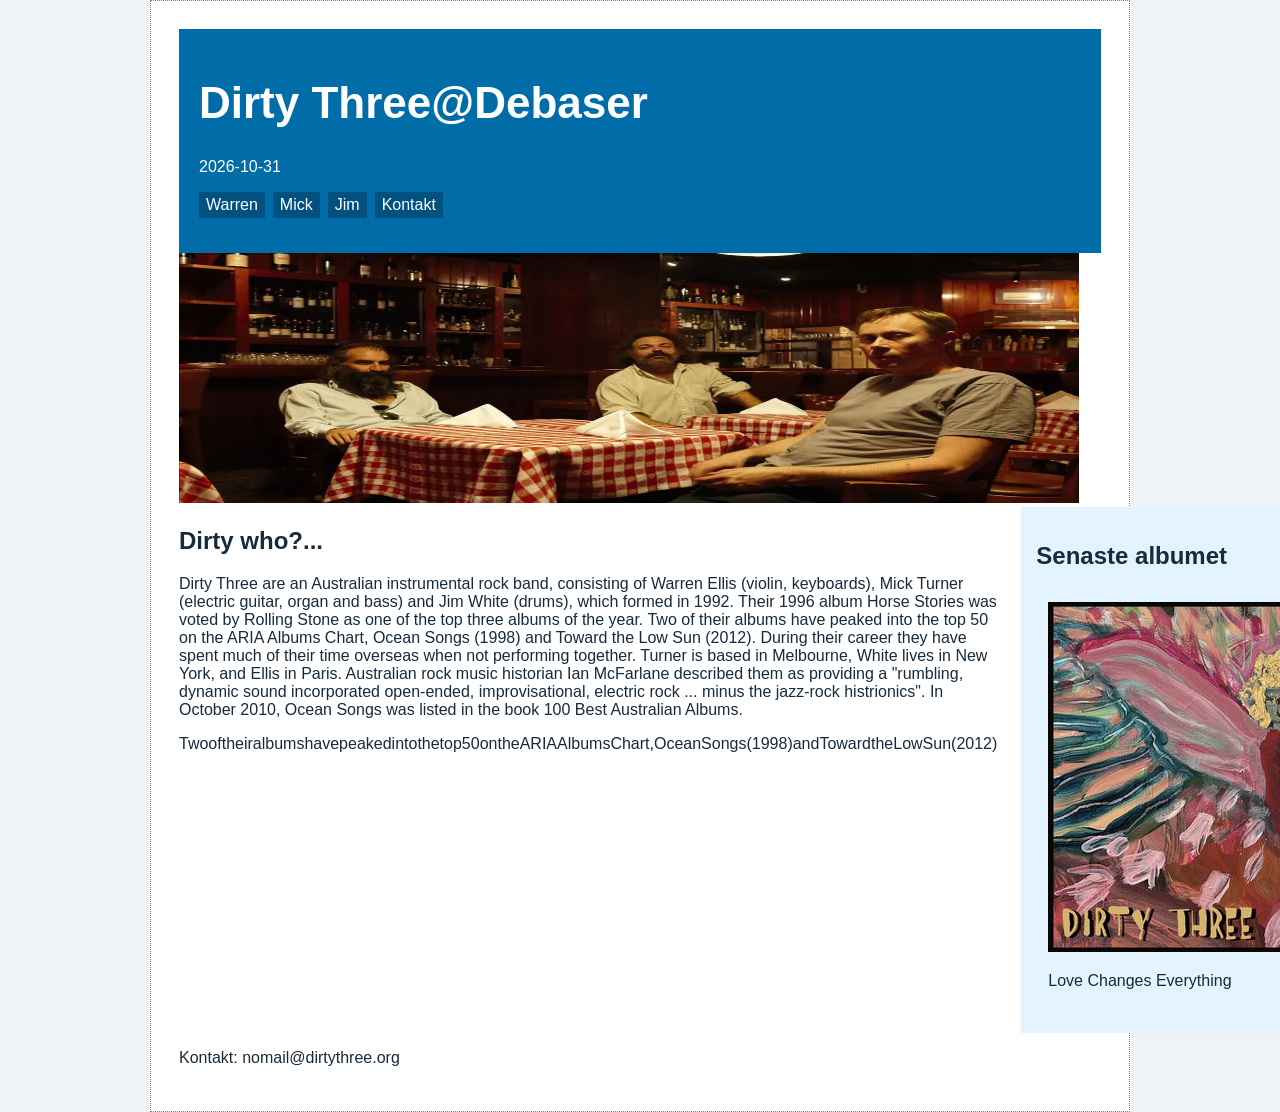
<file: workshops/responsive/index.html>
<!doctype html>
<html lang="sv">
  <head>
    <meta charset="utf-8" />
    <title>Workshop: responsiv webb</title>

    <link rel="stylesheet" href="./styles.css" />
  </head>
  <body>
    <div class="page">
      <header>
        <h1>Dirty Three@Debaser</h1>
        <p>2026-10-31</p>

        <nav aria-label="Huvudmeny">
          <a href="#warren">Warren</a>
          <a href="#mick">Mick</a>
          <a href="#jim">Jim</a>
          <a href="#kontakt">Kontakt</a>
        </nav>
      </header>

      <main id="start">
        <img class="band_image" src="dirty_three.webp" alt="Dirty Three" />
        <div class="content">
          <article class="article" id="leder">
            <h2>Dirty who?...</h2>
            <p>
              Dirty Three are an Australian instrumental rock band, consisting
              of Warren Ellis (violin, keyboards), Mick Turner (electric guitar,
              organ and bass) and Jim White (drums), which formed in 1992. Their
              1996 album Horse Stories was voted by Rolling Stone as one of the
              top three albums of the year. Two of their albums have peaked into
              the top 50 on the ARIA Albums Chart, Ocean Songs (1998) and Toward
              the Low Sun (2012). During their career they have spent much of
              their time overseas when not performing together. Turner is based
              in Melbourne, White lives in New York, and Ellis in Paris.
              Australian rock music historian Ian McFarlane described them as
              providing a "rumbling, dynamic sound incorporated open-ended,
              improvisational, electric rock ... minus the jazz-rock
              histrionics". In October 2010, Ocean Songs was listed in the book
              100 Best Australian Albums.
            </p>
            <p>
              Twooftheiralbumshavepeakedintothetop50ontheARIAAlbumsChart,OceanSongs(1998)andTowardtheLowSun(2012)
            </p>
          </article>

          <aside class="note" id="bilder">
            <h2>Senaste albumet</h2>
            <div class="album">
              <img src="love_ch_ev.jpg" alt="Love changes everything" />
              <p>Love Changes Everything</p>
            </div>
          </aside>
        </div>
      </main>

      <footer id="kontakt">
        <p>Kontakt: nomail@dirtythree.org</p>
      </footer>
    </div>
  </body>
</html>
</file>
<file: styles.css>
@import url("https://fonts.googleapis.com/css2?family=Open+Sans:ital,wght@0,300..800;1,300..800&display=swap");

* {
  margin: 0;
  padding: 0;
  box-sizing: border-box;
}

body {
  font-family: "Open sans", sans-serif;
  background-color: #111;
  background-image: radial-gradient(#333 1px, transparent 1px);
  background-size: 20px 20px;
}

body > header {
  position: sticky;
  top: 0;
  display: flex;
  justify-content: center;
  align-items: center;
  background: rgba(15, 17, 21, 0.7);
  backdrop-filter: blur(10px);
  border-bottom: 1px solid #2a2d35;
}

body > header nav ul {
  display: flex;
  list-style: none;
}

body > header nav ul li {
  height: 100%;
  padding: 1rem;
  border: 0;
}

body > header nav ul li:not(:last-child) {
  border-right: 1px solid #333;
}
body > header nav ul li a:hover {
  color: #fff;
}
body > header nav ul li a.active {
  color: orange;
}

body > header nav ul li a {
  color: #aaa;
  text-decoration: none;
  font-family: Menlo, monospace;
}

section.hero-section {
  height: calc(100vh - 65px);
  display: flex;
  align-items: center;
  justify-content: center;
}

/* TEXT EDITOR */

.text-editor {
  height: 70vh;
  width: min(100% - 2rem, 80vw);
  display: grid;
  grid-template-areas:
    "sidebar toolbar preview"
    "sidebar workspace preview"
    "sidebar drawer preview";
  grid-template-columns: minmax(12rem, 16rem) 1fr 1fr;
  grid-template-rows: minmax(2rem, 3rem) 1fr minmax(12rem, 16rem);
  gap: 0;
  padding: 0;
  border: 1px solid #333;
  border-radius: 8px;
  overflow: hidden;
  background: #1e1e1e;
  color: #d4d4d4;
  font:
    14px/1.6 "JetBrains Mono",
    Menlo,
    monospace;
  box-shadow: 0 20px 60px rgba(0, 0, 0, 0.5);
}

.text-editor.no-preview {
  grid-template-areas:
    "sidebar toolbar toolbar"
    "sidebar workspace workspace"
    "sidebar drawer drawer";
}

.text-editor.no-preview .text-editor-preview-wrapper {
  display: none;
}

.text-editor
  :is(.text-editor-sidebar, .text-editor-preview-wrapper, .text-editor-drawer)
  h2 {
  font-size: 11px;
  text-transform: uppercase;
  letter-spacing: 0.1em;
  color: #888;
  padding: 0.5rem 1rem;
}

/* SIDEBAR */

.text-editor-sidebar {
  grid-area: sidebar;
  background-color: #252526;
  border-right: 1px solid #333;
  padding: 0.5em;
  font-size: 13px;
}

.text-editor-sidebar h2 {
  font-size: 11px;
  text-transform: uppercase;
  letter-spacing: 0.1em;
  color: #888;
  padding: 0 1rem 0.5rem;
}

.text-editor-sidebar details details,
.text-editor-sidebar details .file {
  margin-left: 1rem;
}

.text-editor-sidebar summary,
.text-editor-sidebar .file {
  display: block;
  padding: 2px 1rem;
  cursor: pointer;
  color: #ccc;
}

.text-editor-sidebar summary {
  list-style: none;
}

.text-editor-sidebar summary::before {
  content: "›";
  display: inline-block;
  width: 1em;
  margin-right: 0.4em;
  text-align: center;
  transition: rotate 0.15s;
}

.text-editor-sidebar details[open] > summary::before {
  rotate: 90deg;
}

.text-editor-sidebar :is(summary, .file):hover {
  background: #2a2d2e;
}

.text-editor-sidebar .file.active {
  background-color: #37373d;
  color: #fff;
}

.file[data-ext="md"]::before {
  content: "M↓ ";
  color: #519aba;
}
.file[data-ext="html"]::before {
  content: "<> ";
  color: #e44d26;
}
.file[data-ext="git"]::before {
  content: "◆ ";
  color: #f14e32;
}

/* TOOLBAR */

.text-editor-toolbar {
  grid-area: toolbar;
}

.text-editor-toolbar nav {
  height: 100%;
}

.text-editor-toolbar nav ul {
  grid-area: toolbar;
  list-style: none;
  height: 100%;
  display: flex;
  justify-content: start;
  align-items: center;
}

.text-editor-toolbar li {
  height: 100%;
  vertical-align: middle;
  text-decoration: none;
  display: flex;
  justify-content: center;
  align-items: center;
  padding: 0 1rem;
  background-color: #2d2d2d;
  color: #999;
  cursor: pointer;
}

.text-editor-toolbar li:hover {
  background-color: #37373d;
}

.text-editor-toolbar li.active {
  background-color: #1e1e1e;
  color: #fff;
  border-top: 2px solid orange;
}
.text-editor-toolbar li.active:hover {
  background-color: #37373d;
}

/* WORKSPACE */

.text-editor-workspace {
  grid-area: workspace;
  padding: 0.5em;
  overflow: auto;
}

.text-editor-workspace::after {
  content: "▍";
  animation: blink 1s 1s steps(1) infinite;
}

@keyframes blink {
  50% {
    opacity: 0;
  }
}

/* PREVIEW */

.text-editor-preview-wrapper {
  grid-area: preview;
  background: #252526;
  border-left: 1px solid #333;
  overflow: auto;
}

.hidden {
  visibility: hidden;
}

.text-editor-preview {
  padding: 0 1rem 1rem;
  font-family: "Open Sans", sans-serif;
  white-space: normal;
  color: #ccc;
  overflow: auto;
  height: calc(100% - 2rem);
}
.text-editor-preview h1 {
  font-size: 1.6rem;
  border-bottom: 1px solid #333;
  padding-bottom: 0.3rem;
  margin-bottom: 0.5rem;
}
.text-editor-drawer h2 {
  border-bottom: 1px solid #333;
}
.text-editor-drawer ul {
  list-style: none;
  padding: 0.5rem 1rem;
  font-size: 13px;
}
.text-editor-drawer li::before {
  content: "$ ";
  color: #4ec9b0;
}

.text-editor-preview ul,
.text-editor-preview ul > li {
  margin-left: 1em;
}

/* DRAWER */

.text-editor-drawer {
  grid-area: drawer;
  background: #181818;
  border-top: 1px solid #333;
}

/* Surfplatta: göm sidebaren, behåll editor + preview bredvid varandra */
@media (max-width: 1000px) {
  .text-editor {
    grid-template-areas:
      "toolbar toolbar"
      "workspace preview"
      "drawer drawer";
    grid-template-columns: minmax(0, 1fr) minmax(0, 1fr);
  }
  .text-editor-sidebar {
    display: none;
  }
}

/* Mobil: allt i en kolumn, editorn ovanför previewn */
@media (max-width: 640px) {
  .text-editor {
    height: auto;
    width: calc(100% - 0.5em);
    border-radius: 0;
    grid-template-areas:
      "toolbar"
      "workspace"
      "preview";
    grid-template-columns: 1fr;
    grid-template-rows: 3rem minmax(12rem, auto) minmax(12rem, auto);
  }
  .text-editor-drawer {
    display: none;
  }
  .text-editor-preview-wrapper {
    border-left: 0;
    border-top: 1px solid #333;
  }
  section.hero-section {
    height: auto;
    padding: 1rem 0;
  }
  body > header nav ul li {
    padding: 0.75rem 0.5rem;
    font-size: 13px;
  }
}
</file>
<file: modulweb/lab3/css/main.css>
@import url("https://fonts.googleapis.com/css2?family=Manrope:wght@200..800&display=swap");
@import "./variables.css";

* {
  box-sizing: border-box;
  padding: 0;
  margin: 0;
}

body {
  background-color: var(--color-bg);
  font-family: "Manrope", sans-serif;
  font-optical-sizing: auto;
  font-weight: normal;
  overflow-wrap: break-word;
  font-style: normal;
}

h1,
h2,
h3 {
  color: var(--color-text);
  font-weight: 800;
}

h1 {
  font-size: clamp(2.75rem, 1.73rem + 4.19vw, 5.5rem); /* 44px → 88px */
  line-height: 1;
  font-weight: 800;
  letter-spacing: -0.03em;
  margin: 0;
  text-wrap: balance;
}

h2 {
  font-size: clamp(2rem, 1.44rem + 2.29vw, 3.5rem); /* 32px → 56px */
  line-height: 1.1;
  letter-spacing: -0.025em;
}

h3 {
  font-size: 1.65rem;
  font-weight: 700;
}

p {
  line-height: 1.6;
  color: var(--color-text-muted);
  font-weight: 400;
  font-size: 1rem;
}

main {
  display: flex;
  flex-direction: column;
  gap: 2rem;
  padding-inline: max(1rem, calc((100% - 75rem) / 2));
}

header {
  display: grid;
  grid-template-areas:
    "logo menu-toggle"
    "menu menu";
  grid-template-columns: 1fr auto;
  justify-content: space-between;
  align-items: center;
  padding: 1rem max(1rem, calc((100% - 75rem) / 2));
}

header > a {
  grid-area: logo;
}

header nav {
  margin-top: 1rem;
  grid-area: menu;
  background-color: var(--color-surface);
  border-radius: 1.1rem;
}

header ul {
  list-style: none;
  display: flex;
  flex-direction: column;
}

header li:not(:last-child) {
  border-bottom: 1px solid var(--color-divider);
}

header nav a {
  display: block;
  padding: 0.75rem 1rem;
  color: var(--color-text-secondary);
  text-decoration: none;
}

header nav a:hover,
header nav a:focus-visible {
  color: var(--color-text);
}

header .menu-toggle {
  grid-area: menu-toggle;
  background-color: transparent;
  border: none;
  width: auto;
}

header .menu-toggle svg {
  width: 1.8em;
  height: 1.8em;
  color: var(--color-text);
  cursor: pointer;
}

.icon-close {
  display: none;
}

.menu-toggle[aria-expanded="true"] .icon-open {
  display: none;
}
.menu-toggle[aria-expanded="true"] .icon-close {
  display: block;
}

.menu-toggle[aria-expanded="false"] + nav {
  display: none;
}

@media (min-width: 40em) {
  header {
    grid-template-areas: "logo menu";
  }
  header nav {
    margin-top: 0;
    grid-area: menu;
    background-color: transparent;
    border-radius: 0;
  }
  header ul {
    list-style: none;
    display: flex;
    flex-direction: row;
    font-size: 0.9rem;
  }
  header li:not(:last-child) {
    border-bottom: none;
  }

  .menu-toggle {
    display: none;
  }
  .menu-toggle[aria-expanded="false"] + nav {
    display: block;
  }
}

section > h2 {
  margin-bottom: 1rem;
}

article > div {
  background-color: var(--color-surface);
}

.desktop {
  display: none;
}
.mobile {
  display: block;
}

@media (min-width: 40em) {
  .mobile {
    display: none;
  }
  .desktop {
    display: block;
  }
}

.logo {
  text-decoration: none;
  color: var(--color-text);
  font-weight: bold;
  font-size: 1.2rem;
}

.logo span {
  color: var(--color-accent);
}

.eyebrow {
  color: var(--color-accent);
  text-transform: uppercase;
  font-weight: bold;
  font-size: 0.75rem;
}

img {
  display: block;
  width: 100%;
  height: auto;
  object-fit: cover;
}

.hero-section > div {
  padding: 2rem 0;
}

.hero-section .information {
  max-width: 55ch;
  font-size: clamp(1rem, 0.95rem + 0.2vw, 1.125rem);
  line-height: 1.6;
  color: var(--color-text-secondary);
  text-wrap: pretty;
}

.hero-section figure {
  position: relative;
}

.hero-section img {
  border-radius: 0.75rem;
  aspect-ratio: 1/1;
}
.hero-section a {
  margin-top: 1rem;
}

a.button {
  display: block;
  text-decoration: none;
  background-color: var(--color-text);
  color: var(--color-on-accent);
  border: 1px solid var(--color-border);
  padding: 0.75rem 1rem;
  border-radius: 999px;
  text-align: center;
  font-weight: bold;
}

@media (min-width: 40em) {
  .hero-section img {
    aspect-ratio: 16 / 9;
  }

  .hero-section a {
    position: absolute;
    bottom: 1rem;
    right: 1rem;
  }
}

@media (min-width: 64em) {
  .hero-intro {
    display: flex;
    justify-content: space-between;
    align-items: flex-end;
    gap: 3rem;
  }

  .hero-section .information {
    max-width: 35ch;
  }
  .hero-section img {
    aspect-ratio: 21 / 9;
  }
}

.focus {
  position: relative;
}
.focus::before {
  content: "Huvudartist";
  position: absolute;
  top: 1rem;
  left: 1rem;
  padding: 0.3em 0.75em;
  border-radius: 999px;
  background: var(--color-accent);
  color: var(--color-on-accent);
  font-weight: 800;
  text-transform: uppercase;
}

.highlights-grid {
  display: grid;
  grid-template-columns: 1fr;
  gap: 1.5rem;
}

.highlights-grid article {
  display: flex;
}

.highlights-grid article.focus {
  flex-direction: column;
}

.highlights-grid article > div {
  display: flex;
  flex-direction: column;
  padding: 1rem;
  gap: 0.5rem;
  border-radius: 0 0.75rem 0.75rem 0;
  justify-content: center;
}

.highlights-grid article.focus > div {
  border-radius: 0 0 0.75rem 0.75rem;
}

.highlights-grid article > div h3 {
  font-size: 1rem;
}

.highlights-grid article.focus > div h3 {
  font-size: clamp(1.625rem, 1.3rem + 1.33vw, 2.5rem); /* 26px → 40px */
  line-height: 1.15;
}

.highlights-grid article img {
  display: block;
  width: 100%;
  min-width: 0;
  object-fit: cover;
}

.highlights-grid article:not(.focus) img {
  flex: 1 1 0;
  border-radius: 0.75rem 0 0 0.75rem;
}

.highlights-grid article:not(.focus) > div {
  flex: 3 1 0;
  border-radius: 0 0 0.75rem 0.75rem;
}

.highlights-grid .focus img {
  aspect-ratio: 4 /3;
  border-radius: 0.75rem 0.75rem 0 0;
}

.highlights-grid .focus > div {
  border-radius: 0 0 0.75rem 0.75rem;
}

.highlights-grid article .eyebrow {
  order: -1;
}

@media (min-width: 40em) {
  .highlights-grid {
    grid-template-columns: 1fr 1fr;
  }

  .highlights-grid .focus {
    grid-column: 1 / -1;
  }

  .highlights-grid .focus img {
    aspect-ratio: 16 / 7;
  }

  .highlights-grid article:not(.focus) {
    flex-direction: column;
  }
  .highlights-grid article:not(.focus) img,
  .highlights-grid article:not(.focus) > div {
    flex: none;
  }

  .highlights-grid article:not(.focus) img {
    aspect-ratio: 7 /3;
    border-radius: 0.75rem 0.75rem 0 0;
  }

  .highlights-grid article:last-child:nth-child(even) {
    grid-column: 1 / -1;
    flex-direction: row;
  }

  .highlights-grid article:last-child:nth-child(even) img,
  .highlights-grid article:last-child:nth-child(even) > div {
    flex: 1 1 0;
  }
  .highlights-grid article:last-child:nth-child(even) > div {
    border-radius: 0 0.75rem 0.75rem 0;
  }

  .highlights-grid article:last-child:nth-child(even) img {
    aspect-ratio: 3 / 1;
    border-radius: 0.75rem 0 0 0.75rem;
  }
}

@media (min-width: 64em) {
  .highlights-grid {
    grid-template-columns: repeat(3, 1fr);
  }
  .highlights-grid .focus {
    grid-column: 1 / span 2;
    grid-row: 1 / span 3;
    display: flex;
    flex-direction: column;
  }

  .highlights-grid .focus img {
    flex: 1 1 0;
    min-height: 0;
    aspect-ratio: auto;
  }

  .highlights-grid article:not(.focus) img {
    aspect-ratio: 16 / 5;
  }

  .highlights-grid article:last-child:nth-child(even) {
    grid-column: auto;
    flex-direction: column;
  }
  .highlights-grid article:last-child:nth-child(even) img,
  .highlights-grid article:last-child:nth-child(even) > div {
    flex: none;
  }
  .highlights-grid article:last-child:nth-child(even) img {
    aspect-ratio: 16 / 5;
    border-radius: 0.75rem 0.75rem 0 0;
  }

  .highlights-grid article:last-child:nth-child(even) > div {
    border-radius: 0 0 0.75rem 0.75rem;
  }
}

.program {
  display: grid;
  grid-template-areas:
    "title"
    "filter"
    "grid";
  grid-template-columns: 1fr;
}

.program h2 {
  grid-area: title;
}

.program .filter {
  grid-area: filter;
  display: flex;
  justify-content: start;
  align-items: center;
  gap: 0.5rem;
  margin-bottom: 1rem;
}

.filter button {
  border-radius: 999px;
  padding: 0.5rem 1rem;
  background-color: transparent;
  border: 1px solid var(--color-border);
  color: var(--color-text-secondary);
  cursor: pointer;
  font-size: 0.9rem;
  font-weight: 400;
}

.filter button[aria-pressed="true"] {
  background-color: var(--color-text);
  color: var(--color-on-accent);
}

.program-grid {
  grid-area: grid;
  display: grid;
  grid-template-columns: 1fr;
  gap: 1.5rem;
}

.program-grid img {
  display: block;
  width: 100%;
  aspect-ratio: 4 / 3;
  object-fit: cover;
  border-radius: 0.75rem 0.75rem 0 0;
}

.program-grid article > div {
  display: grid;
  grid-template-areas:
    "title date"
    "about about";
  grid-template-columns: auto auto;
  justify-content: space-between;
  align-items: center;
  padding: 1rem;
  gap: 0.5rem;
  border-radius: 0 0 0.75rem 0.75rem;
}

.program-grid article > div h3 {
  grid-area: title;
  font-size: 1.2rem;
}

.program-grid article > div .eyebrow {
  grid-area: date;
  text-align: right;
}

.program-grid article > div .about {
  grid-area: about;
}

@media (min-width: 40em) {
  .program {
    grid-template-areas:
      "title filter"
      "grid grid";
    grid-template-columns: 1fr auto;
  }

  .program-grid {
    grid-template-columns: repeat(2, 1fr);
  }
}

@media (min-width: 64em) {
  .program-grid {
    grid-template-columns: repeat(3, 1fr);
  }
}

.info h3 {
  display: flex;
  align-items: center;
  gap: 0.5rem;
  font-size: clamp(1.125rem, 1rem + 0.5vw, 1.25rem);
}

.info h3 svg {
  width: 1.2em;
  height: 1.2em;
  flex-shrink: 0;
  fill: currentColor;
  color: var(--color-text-muted);
}

.info a {
  color: var(--color-text-muted);
}

.info-grid {
  display: grid;
  grid-template-columns: 1fr;
  gap: 1rem;
}

.info-grid p {
  color: var(--color-text-muted);
  font-weight: lighter;
  font-size: 0.9rem;
}

.info-grid > section {
  border-top: 1px solid var(--color-border);
  padding-top: 1rem;
  line-height: 2;
}

.info-grid > section:nth-child(-n + 3) {
  border-top: 1px solid var(--color-accent);
}

.info-grid > section:nth-child(-n + 3) svg {
  color: var(--color-accent);
}

@media (min-width: 40em) {
  .info-grid {
    grid-template-columns: repeat(2, 1fr);
    gap: 2rem;
  }
}

@media (min-width: 64em) {
  .info-grid {
    grid-template-columns: repeat(3, 1fr);
  }
}

footer {
  margin-top: 5rem;
  padding: 2rem max(1rem, calc((100% - 75rem) / 2));
  background-color: var(--color-bg-footer);
  display: grid;
  grid-template-areas:
    "contact"
    "company";
  grid-template-columns: 1fr;
  gap: 2rem;
}

footer h2 {
  font-size: 1rem;
  font-weight: bold;
}

footer address {
  line-height: 2;
  color: var(--color-text-muted);
  font-style: normal;
}

footer a {
  text-decoration: none;
  color: var(--color-text-secondary);
}

footer .company {
  grid-area: company;
}

footer .contact {
  grid-area: contact;
}

footer .logo {
  display: none;
}

footer .copyright {
  font-size: 0.8rem;
}

@media (min-width: 40em) {
  footer {
    grid-template-areas: "company contact";
    grid-template-columns: 1fr auto;
  }
  footer .logo {
    display: block;
  }
}
</file>
<file: workshops/css/styles.css>
* {
  margin: 0;
  padding: 0;
  box-sizing: border-box;
}

.container {
  border: 1px solid #330022;
  background-color: #aaa;
  padding: 0.5em;
  width: 80vw;
  margin: 0 auto;
}

.container > * {
  background-color: #eee;
  margin-top: 0.5em;
}

.layers {
  position: relative;
}

.layers > div {
  width: 100px;
  height: 100px;
  border: 2px solid hsl(calc(sibling-index() * -45deg), 100%, 50%);
  z-index: calc(sibling-index() + 1);
  position: absolute;
  top: calc(sibling-index() * 60px);
  left: calc(sibling-index() * 40px);
  background: hsl(calc(sibling-index() * 45deg), 90%, 60%);
}

nav {
  display: flex;
  justify-content: space-between;
  align-items: center;
  flex-direction: row;
}

a {
  text-decoration: none;
  color: steelblue;
  font-family: sans-serif;
  font-size: 13px;
}

a:hover {
  color: hsl(130deg, 20%, 60%);
  color: hsl(130deg, 20%, 60%);
}

a:visited {
  color: hsl(270, 100%, 50%);
}

p {
  color: red;
}

article {
  display: grid;
  grid-template-columns: 2fr 1fr;
}

img {
  width: 64px;
  height: auto;
}
</file>
<file: workshops/responsive/styles.css>
* {
  box-sizing: border-box;
}

body {
  font-family: Arial, sans-serif;
  margin: 0;
  background: #eef3f7;
  color: #172b3b;
}

.page {
  width: 980px;
  margin: 0 auto;
  background: white;
  border: 1px dotted grey;
  padding: 28px;
}

header {
  background: #006da8;
  color: white;
  padding: 20px;
}

nav {
  display: flex;
  gap: 8px;
  margin-block: 15px;
}

nav a {
  color: white;
  background: #00517f;
  padding: 4px 7px;
  text-decoration: none;
}

h1 {
  font-size: 44px;
}

.small {
  width: 120px;
  height: auto;
}

.band_image {
  width: 900px;
  height: 250px;
}

.content {
  display: grid;
  grid-template-columns: 1fr 2fr;
  gap: 24px;
}

.article {
}

.note {
  background: #e3f3ff;
  padding: 15px;
}

.album {
  padding: 12px;
}
</file>
